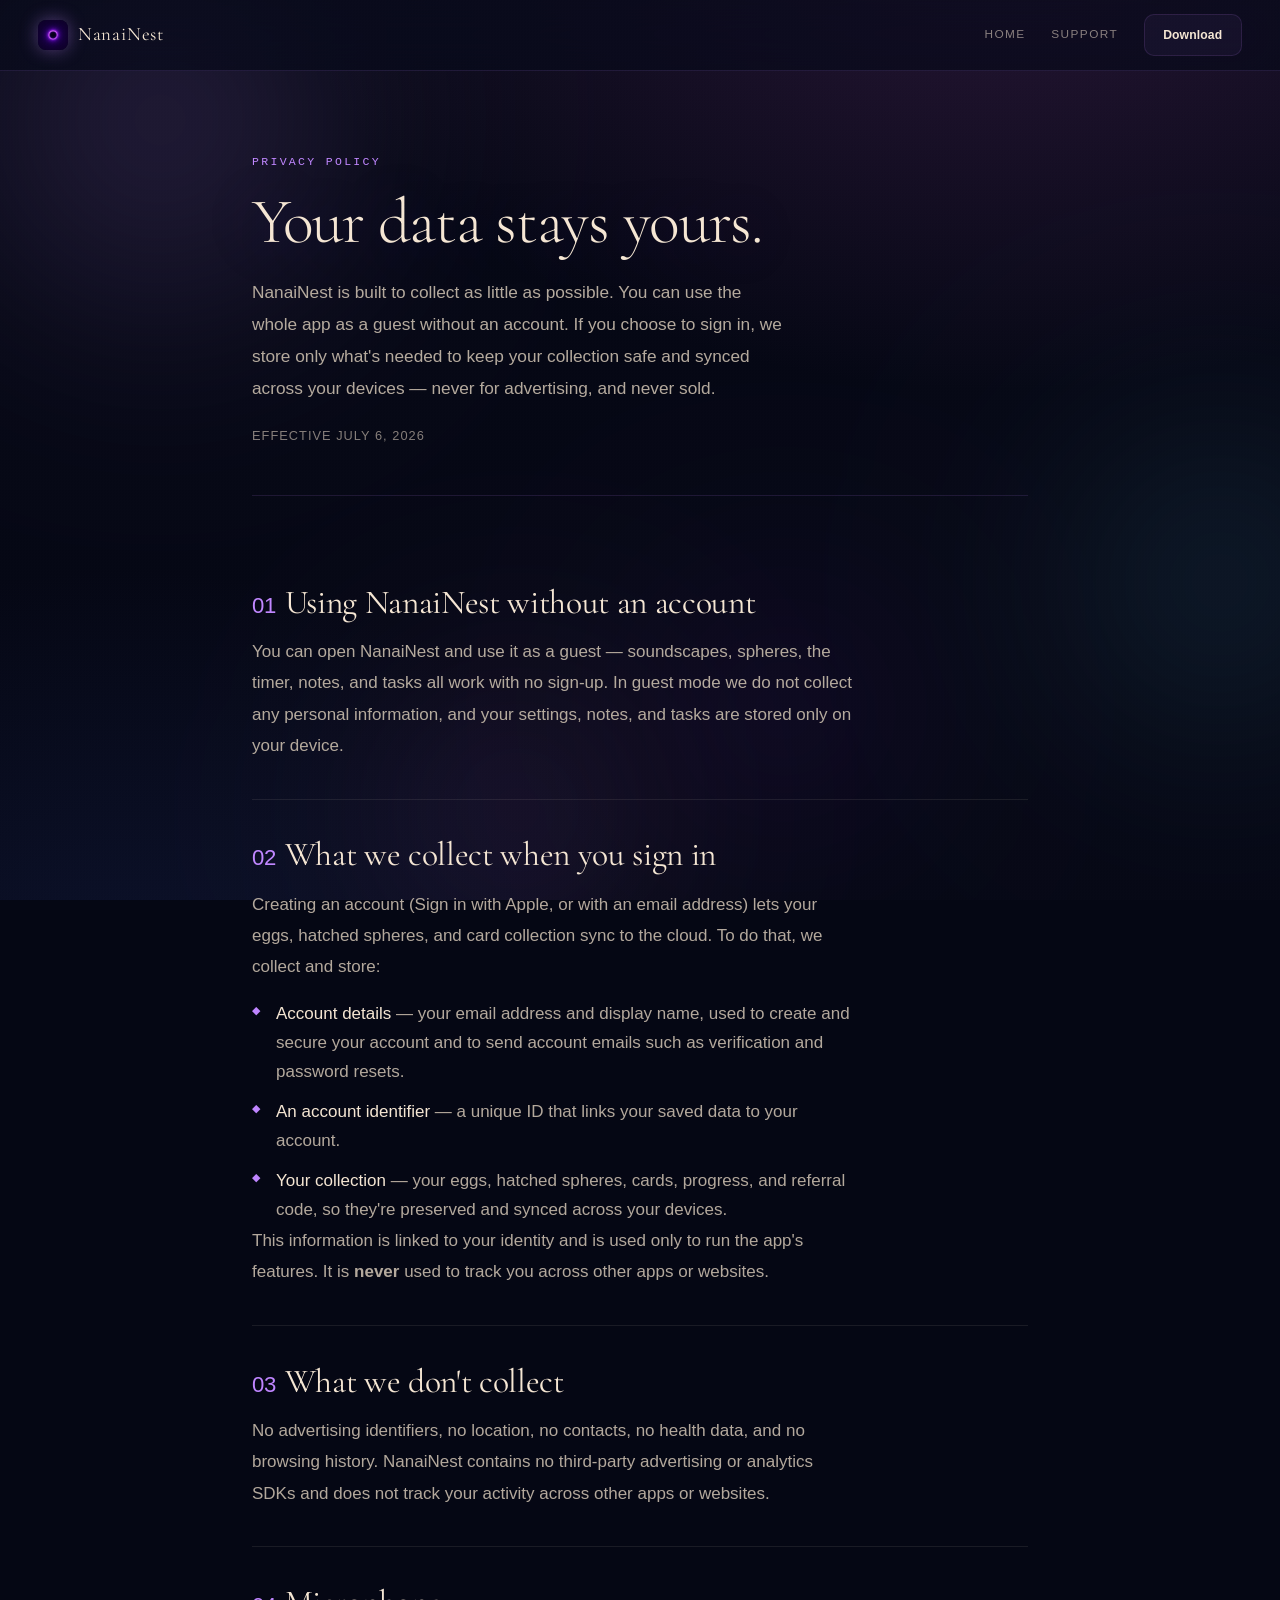
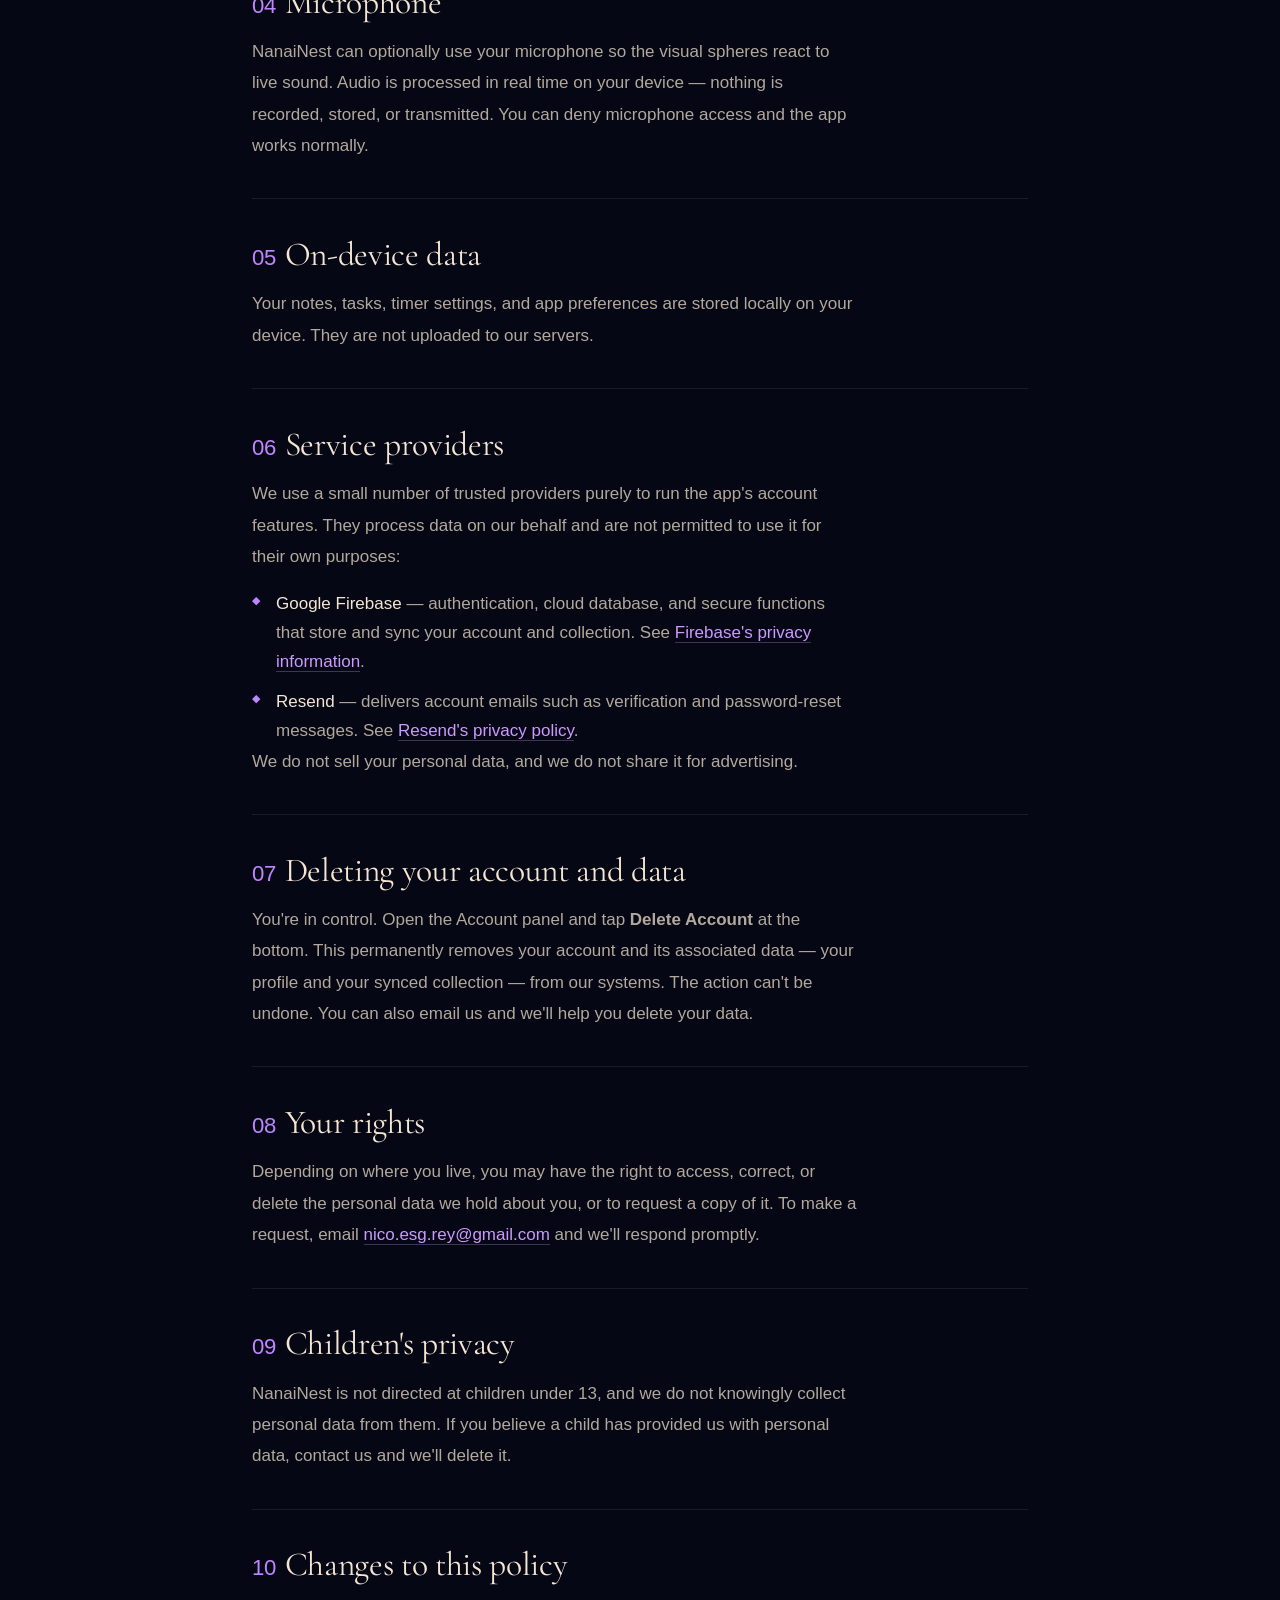
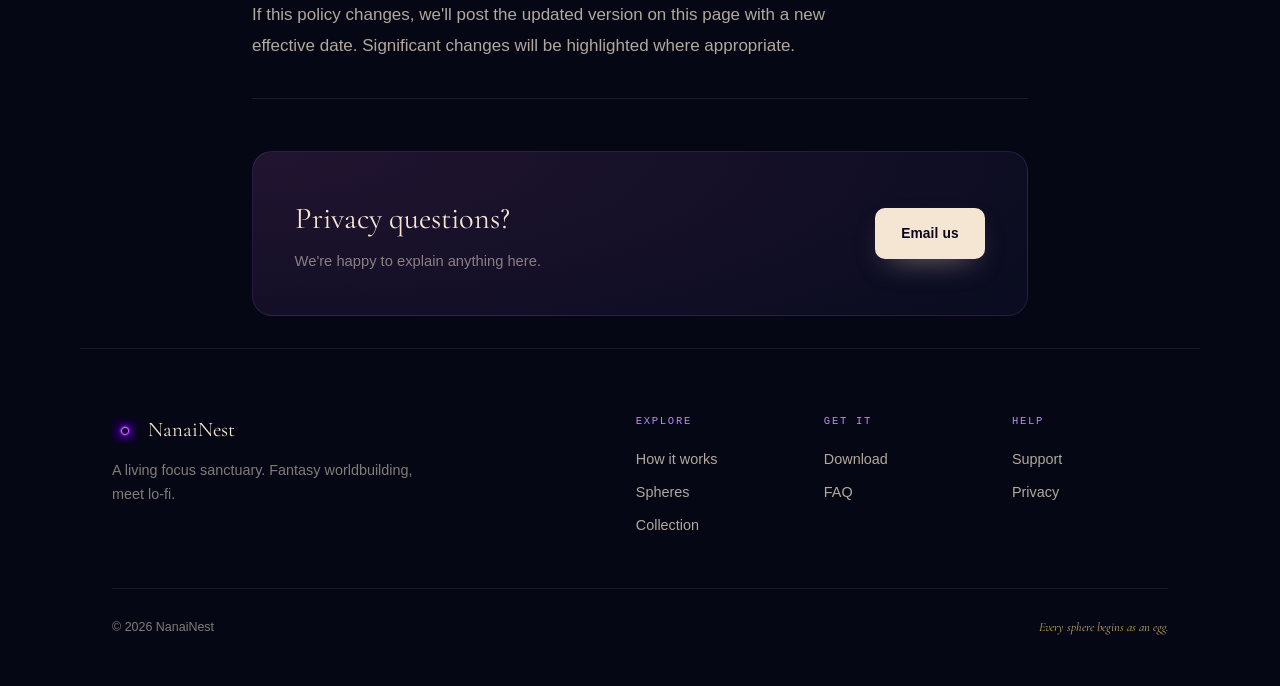
<file: docs/privacy/index.html>
<!doctype html>
<html lang="en">
<head>
  <meta charset="utf-8">
  <meta name="viewport" content="width=device-width, initial-scale=1, viewport-fit=cover">
  <title>NanaiNest — Privacy Policy</title>
  <meta name="description"
    content="Privacy Policy for NanaiNest. What we collect when you create an account, how it's used to sync your collection, and how to delete your data.">
  <meta name="theme-color" content="#050714">

  <link rel="icon" href="../assets/icon.png" type="image/png">
  <link rel="apple-touch-icon" href="../assets/icon.png">

  <link rel="preconnect" href="https://fonts.googleapis.com">
  <link rel="preconnect" href="https://fonts.gstatic.com" crossorigin>
  <link rel="stylesheet"
    href="https://fonts.googleapis.com/css2?family=Cormorant+Garamond:ital,wght@0,300;0,400;0,500;0,600;1,300;1,400&family=Inter:wght@300;400;500;600&display=swap">

  <link rel="stylesheet" href="../home.css?v=10">
  <link rel="stylesheet" href="../pages.css?v=1">
</head>
<body>
  <!-- atmospheric layers (shared with homepage) -->
  <div class="nebula" aria-hidden="true">
    <span class="neb neb-1"></span>
    <span class="neb neb-2"></span>
    <span class="neb neb-3"></span>
    <span class="neb neb-4"></span>
  </div>
  <div class="grain" aria-hidden="true"></div>

  <!-- nav -->
  <header class="subnav">
    <a class="subnav__brand" href="../" aria-label="NanaiNest home">
      <img src="../assets/icon.png" alt="" width="30" height="30">
      <span>NanaiNest</span>
    </a>
    <nav class="subnav__links" aria-label="Primary">
      <a class="subnav__hide" href="../">Home</a>
      <a href="../support/">Support</a>
      <a class="btn btn--ghost" href="https://apps.apple.com/gb/app/nanainest/id6759236405" target="_blank" rel="noopener noreferrer">Download</a>
    </nav>
  </header>

  <main class="doc">
    <header class="doc__hero">
      <p class="eyebrow">Privacy Policy</p>
      <h1 class="doc__title">Your data stays yours.</h1>
      <p class="doc__lede">
        NanaiNest is built to collect as little as possible. You can use the whole
        app as a guest without an account. If you choose to sign in, we store only
        what's needed to keep your collection safe and synced across your devices —
        never for advertising, and never sold.
      </p>
      <p class="doc__meta">Effective July 6, 2026</p>
    </header>

    <section class="doc__block">
      <h2><span class="num">01</span>Using NanaiNest without an account</h2>
      <p>
        You can open NanaiNest and use it as a guest — soundscapes, spheres, the timer,
        notes, and tasks all work with no sign-up. In guest mode we do not collect any
        personal information, and your settings, notes, and tasks are stored only on your device.
      </p>
    </section>

    <section class="doc__block">
      <h2><span class="num">02</span>What we collect when you sign in</h2>
      <p>
        Creating an account (Sign in with Apple, or with an email address) lets your eggs,
        hatched spheres, and card collection sync to the cloud. To do that, we collect and store:
      </p>
      <ul>
        <li><strong>Account details</strong> — your email address and display name, used to create and secure your account and to send account emails such as verification and password resets.</li>
        <li><strong>An account identifier</strong> — a unique ID that links your saved data to your account.</li>
        <li><strong>Your collection</strong> — your eggs, hatched spheres, cards, progress, and referral code, so they're preserved and synced across your devices.</li>
      </ul>
      <p>
        This information is linked to your identity and is used only to run the app's features.
        It is <strong>never</strong> used to track you across other apps or websites.
      </p>
    </section>

    <section class="doc__block">
      <h2><span class="num">03</span>What we don't collect</h2>
      <p>
        No advertising identifiers, no location, no contacts, no health data, and no browsing
        history. NanaiNest contains no third-party advertising or analytics SDKs and does not
        track your activity across other apps or websites.
      </p>
    </section>

    <section class="doc__block">
      <h2><span class="num">04</span>Microphone</h2>
      <p>
        NanaiNest can optionally use your microphone so the visual spheres react to live sound.
        Audio is processed in real time on your device — nothing is recorded, stored, or transmitted.
        You can deny microphone access and the app works normally.
      </p>
    </section>

    <section class="doc__block">
      <h2><span class="num">05</span>On-device data</h2>
      <p>
        Your notes, tasks, timer settings, and app preferences are stored locally on your device.
        They are not uploaded to our servers.
      </p>
    </section>

    <section class="doc__block">
      <h2><span class="num">06</span>Service providers</h2>
      <p>
        We use a small number of trusted providers purely to run the app's account features. They
        process data on our behalf and are not permitted to use it for their own purposes:
      </p>
      <ul>
        <li><strong>Google Firebase</strong> — authentication, cloud database, and secure functions that store and sync your account and collection. See <a href="https://firebase.google.com/support/privacy" target="_blank" rel="noopener noreferrer">Firebase's privacy information</a>.</li>
        <li><strong>Resend</strong> — delivers account emails such as verification and password-reset messages. See <a href="https://resend.com/legal/privacy-policy" target="_blank" rel="noopener noreferrer">Resend's privacy policy</a>.</li>
      </ul>
      <p>We do not sell your personal data, and we do not share it for advertising.</p>
    </section>

    <section class="doc__block">
      <h2><span class="num">07</span>Deleting your account and data</h2>
      <p>
        You're in control. Open the Account panel and tap <strong>Delete Account</strong> at the
        bottom. This permanently removes your account and its associated data — your profile and
        your synced collection — from our systems. The action can't be undone. You can also email
        us and we'll help you delete your data.
      </p>
    </section>

    <section class="doc__block">
      <h2><span class="num">08</span>Your rights</h2>
      <p>
        Depending on where you live, you may have the right to access, correct, or delete the
        personal data we hold about you, or to request a copy of it. To make a request, email
        <a href="mailto:nico.esg.rey@gmail.com">nico.esg.rey@gmail.com</a> and we'll respond promptly.
      </p>
    </section>

    <section class="doc__block">
      <h2><span class="num">09</span>Children's privacy</h2>
      <p>
        NanaiNest is not directed at children under 13, and we do not knowingly collect personal
        data from them. If you believe a child has provided us with personal data, contact us and
        we'll delete it.
      </p>
    </section>

    <section class="doc__block">
      <h2><span class="num">10</span>Changes to this policy</h2>
      <p>
        If this policy changes, we'll post the updated version on this page with a new effective
        date. Significant changes will be highlighted where appropriate.
      </p>
    </section>

    <div class="doc__cta">
      <div>
        <h2>Privacy questions?</h2>
        <p>We're happy to explain anything here.</p>
      </div>
      <a class="btn btn--primary" href="mailto:nico.esg.rey@gmail.com">Email us</a>
    </div>
  </main>

  <!-- footer (shared identity) -->
  <footer class="foot">
    <div class="foot__grid">
      <div class="foot__brandcol">
        <a class="foot__brand" href="../"><img src="../assets/icon.png" alt="" width="26" height="26"><span>NanaiNest</span></a>
        <p class="foot__tag">A living focus sanctuary. Fantasy worldbuilding, meet lo-fi.</p>
      </div>
      <div class="foot__cols">
        <div><h3>Explore</h3><a href="../#origin">How it works</a><a href="../#spheres">Spheres</a><a href="../#collection">Collection</a></div>
        <div><h3>Get it</h3><a href="https://apps.apple.com/gb/app/nanainest/id6759236405" target="_blank" rel="noopener noreferrer">Download</a><a href="../#faq">FAQ</a></div>
        <div><h3>Help</h3><a href="../support/">Support</a><a href="../privacy/">Privacy</a></div>
      </div>
    </div>
    <div class="foot__base">
      <p>&copy; 2026 NanaiNest</p>
      <p class="foot__whisper">Every sphere begins as an egg.</p>
    </div>
  </footer>
</body>
</html>
</file>
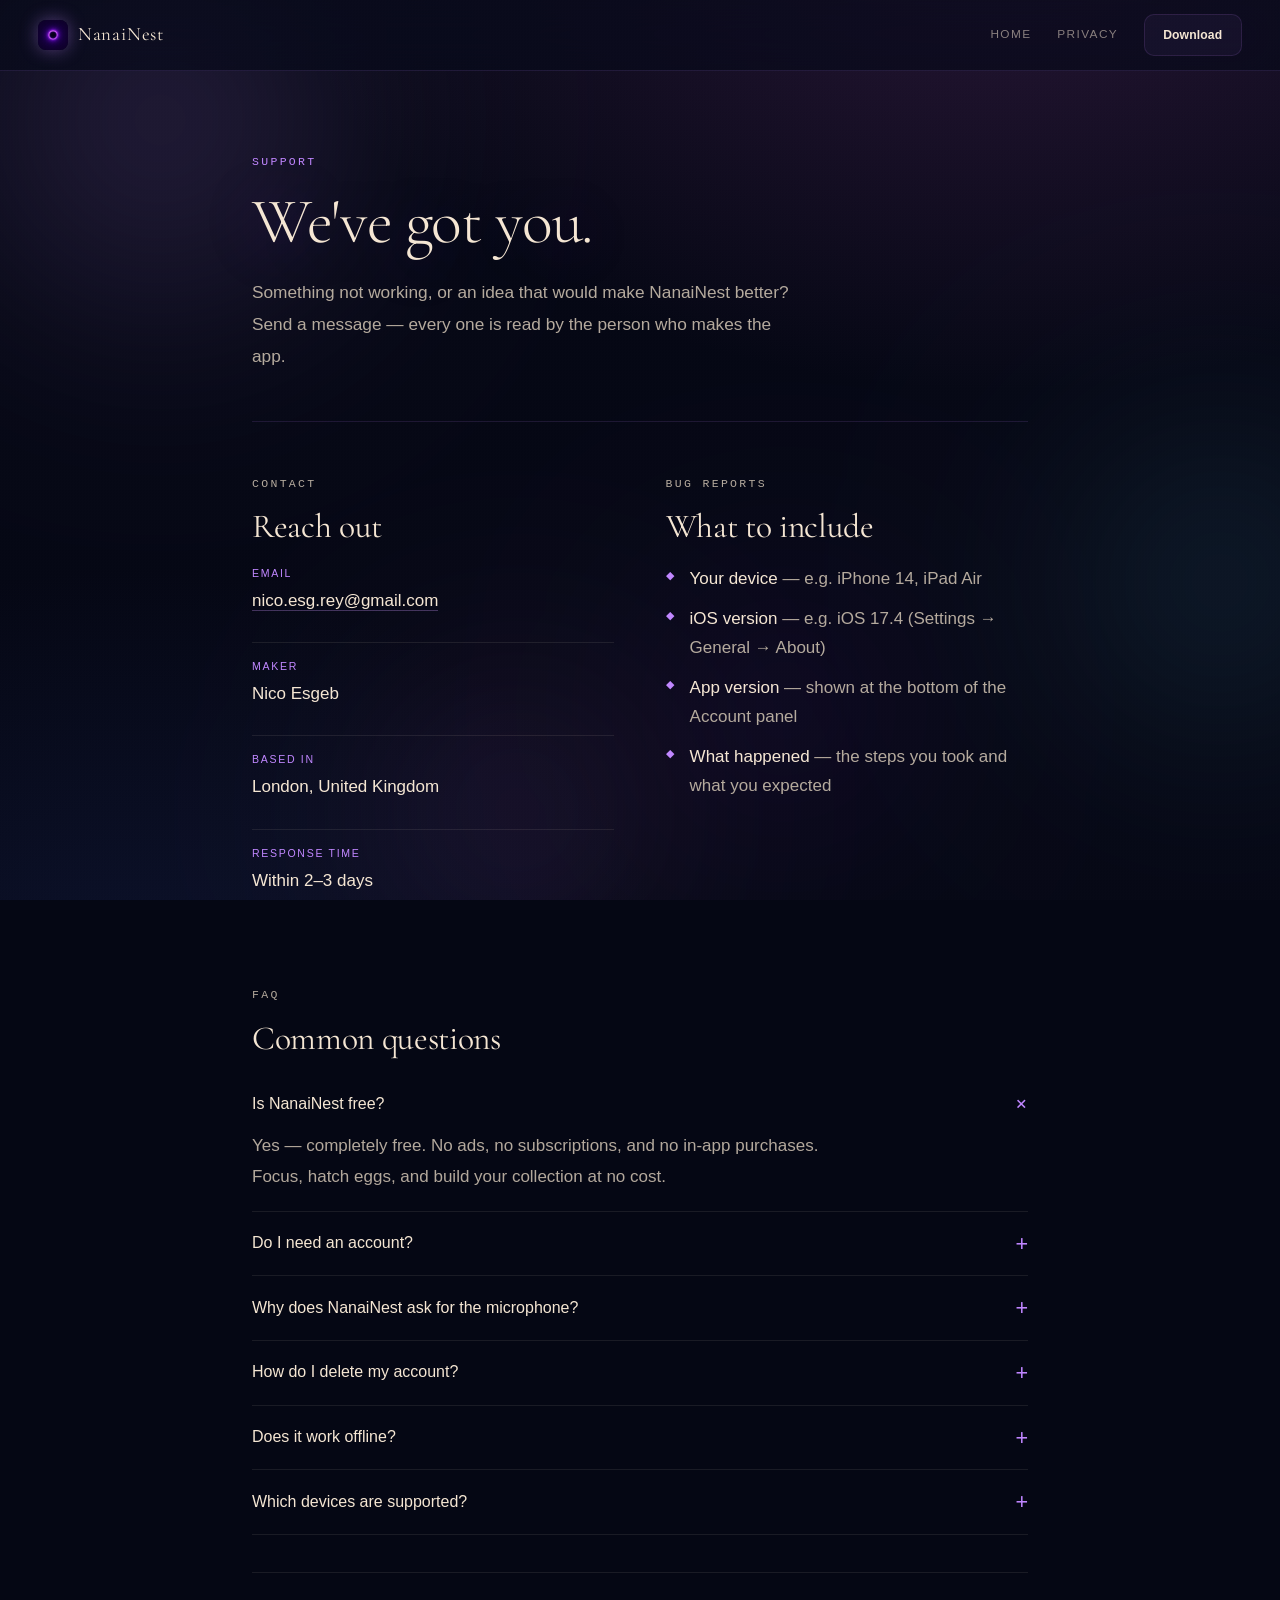
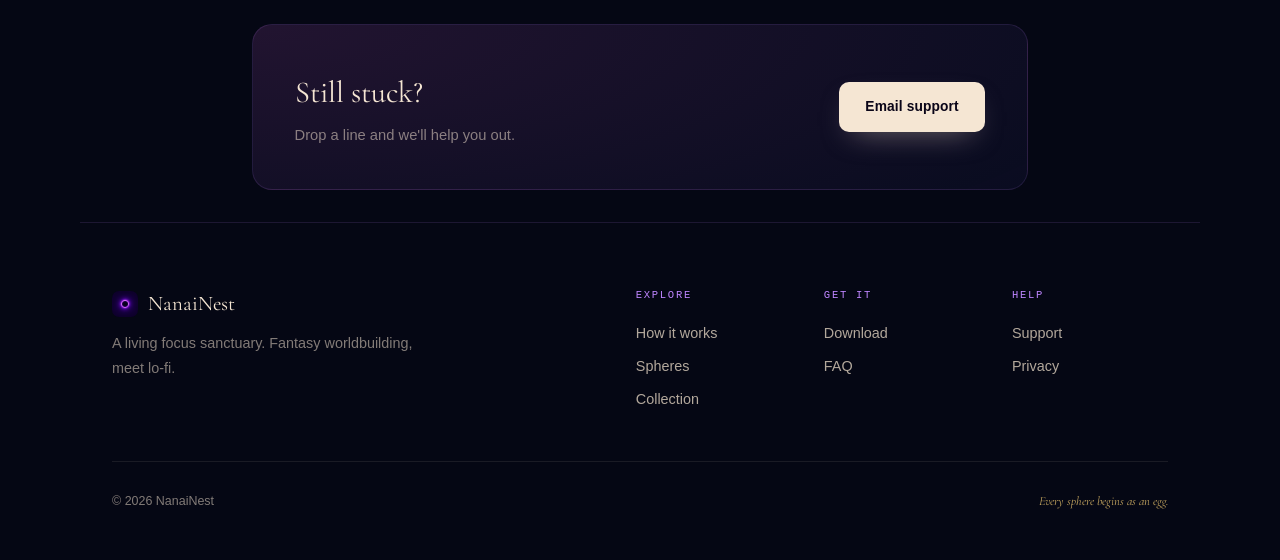
<file: docs/support/index.html>
<!doctype html>
<html lang="en">
<head>
  <meta charset="utf-8">
  <meta name="viewport" content="width=device-width, initial-scale=1, viewport-fit=cover">
  <title>NanaiNest — Support</title>
  <meta name="description"
    content="Get help with NanaiNest. Contact support, report a bug, manage your account, and find answers to common questions.">
  <meta name="theme-color" content="#050714">

  <link rel="icon" href="../assets/icon.png" type="image/png">
  <link rel="apple-touch-icon" href="../assets/icon.png">

  <link rel="preconnect" href="https://fonts.googleapis.com">
  <link rel="preconnect" href="https://fonts.gstatic.com" crossorigin>
  <link rel="stylesheet"
    href="https://fonts.googleapis.com/css2?family=Cormorant+Garamond:ital,wght@0,300;0,400;0,500;0,600;1,300;1,400&family=Inter:wght@300;400;500;600&display=swap">

  <link rel="stylesheet" href="../home.css?v=10">
  <link rel="stylesheet" href="../pages.css?v=1">
</head>
<body>
  <!-- atmospheric layers (shared with homepage) -->
  <div class="nebula" aria-hidden="true">
    <span class="neb neb-1"></span>
    <span class="neb neb-2"></span>
    <span class="neb neb-3"></span>
    <span class="neb neb-4"></span>
  </div>
  <div class="grain" aria-hidden="true"></div>

  <!-- nav -->
  <header class="subnav">
    <a class="subnav__brand" href="../" aria-label="NanaiNest home">
      <img src="../assets/icon.png" alt="" width="30" height="30">
      <span>NanaiNest</span>
    </a>
    <nav class="subnav__links" aria-label="Primary">
      <a class="subnav__hide" href="../">Home</a>
      <a href="../privacy/">Privacy</a>
      <a class="btn btn--ghost" href="https://apps.apple.com/gb/app/nanainest/id6759236405" target="_blank" rel="noopener noreferrer">Download</a>
    </nav>
  </header>

  <main class="doc">
    <header class="doc__hero">
      <p class="eyebrow">Support</p>
      <h1 class="doc__title">We've got you.</h1>
      <p class="doc__lede">
        Something not working, or an idea that would make NanaiNest better?
        Send a message — every one is read by the person who makes the app.
      </p>
    </header>

    <div class="doc__grid">
      <section class="doc__block">
        <p class="eyebrow">Contact</p>
        <h2>Reach out</h2>
        <ul class="dl">
          <li><span class="k">Email</span><span class="v"><a href="mailto:nico.esg.rey@gmail.com">nico.esg.rey@gmail.com</a></span></li>
          <li><span class="k">Maker</span><span class="v">Nico Esgeb</span></li>
          <li><span class="k">Based in</span><span class="v">London, United Kingdom</span></li>
          <li><span class="k">Response time</span><span class="v">Within 2–3 days</span></li>
        </ul>
      </section>

      <section class="doc__block">
        <p class="eyebrow">Bug reports</p>
        <h2>What to include</h2>
        <ul>
          <li><strong>Your device</strong> — e.g. iPhone 14, iPad Air</li>
          <li><strong>iOS version</strong> — e.g. iOS 17.4 (Settings → General → About)</li>
          <li><strong>App version</strong> — shown at the bottom of the Account panel</li>
          <li><strong>What happened</strong> — the steps you took and what you expected</li>
        </ul>
      </section>
    </div>

    <section class="doc__block">
      <p class="eyebrow">FAQ</p>
      <h2>Common questions</h2>
      <div class="faq">
        <details open>
          <summary>Is NanaiNest free?</summary>
          <p>Yes — completely free. No ads, no subscriptions, and no in-app purchases. Focus, hatch eggs, and build your collection at no cost.</p>
        </details>
        <details>
          <summary>Do I need an account?</summary>
          <p>No. You can use NanaiNest as a guest with no sign-up. Creating an account (Sign in with Apple or email) simply saves your eggs, spheres, and card collection to the cloud so they sync across your devices and are never lost.</p>
        </details>
        <details>
          <summary>Why does NanaiNest ask for the microphone?</summary>
          <p>Microphone access is optional. It lets the on-screen spheres react to live sound around you — claps, voice, nearby music. Audio is processed in real time on your device and is never recorded, stored, or sent anywhere. Deny it and the app works normally.</p>
        </details>
        <details>
          <summary>How do I delete my account?</summary>
          <p>Open the Account panel and tap <strong>Delete Account</strong> at the bottom. After a short confirmation, your account and all associated data are permanently removed from our systems. This can't be undone.</p>
        </details>
        <details>
          <summary>Does it work offline?</summary>
          <p>Yes for the essentials — the soundscape, timer, notes, tasks, and your spheres all run offline. Signing in and syncing your collection to the cloud needs an internet connection.</p>
        </details>
        <details>
          <summary>Which devices are supported?</summary>
          <p>NanaiNest runs on iPhone and iPad with iOS 16 or later.</p>
        </details>
      </div>
    </section>

    <div class="doc__cta">
      <div>
        <h2>Still stuck?</h2>
        <p>Drop a line and we'll help you out.</p>
      </div>
      <a class="btn btn--primary" href="mailto:nico.esg.rey@gmail.com">Email support</a>
    </div>
  </main>

  <!-- footer (shared identity) -->
  <footer class="foot">
    <div class="foot__grid">
      <div class="foot__brandcol">
        <a class="foot__brand" href="../"><img src="../assets/icon.png" alt="" width="26" height="26"><span>NanaiNest</span></a>
        <p class="foot__tag">A living focus sanctuary. Fantasy worldbuilding, meet lo-fi.</p>
      </div>
      <div class="foot__cols">
        <div><h3>Explore</h3><a href="../#origin">How it works</a><a href="../#spheres">Spheres</a><a href="../#collection">Collection</a></div>
        <div><h3>Get it</h3><a href="https://apps.apple.com/gb/app/nanainest/id6759236405" target="_blank" rel="noopener noreferrer">Download</a><a href="../#faq">FAQ</a></div>
        <div><h3>Help</h3><a href="../support/">Support</a><a href="../privacy/">Privacy</a></div>
      </div>
    </div>
    <div class="foot__base">
      <p>&copy; 2026 NanaiNest</p>
      <p class="foot__whisper">Every sphere begins as an egg.</p>
    </div>
  </footer>
</body>
</html>
</file>
<file: docs/home.css>
/* ============================================================
   NanaiNest — home.css
   Palette mirrors the app (FantasyTheme.Codex + splash violets).
   Type: Cormorant Garamond (display voice) / Instrument Sans (body)
         / Space Mono (codex meta — numerals, eyebrows, rarity).
   ============================================================ */

:root{
  /* ---- brand palette (unchanged from the app) ---- */
  --bg:#050714;
  --bg2:#0A0E27;
  --panel:#0d1230;
  --text:#F5E6D3;
  --dim:#b3a89c;
  --muted:rgba(245,230,211,.52);
  --violet:#BF85FF;
  --violet-2:#8C1AF2;
  --violet-3:#CC99FF;
  --cyan:#5CD1FA;
  --brass:#C9A961;
  --aubergine:#4C2659;
  --line:rgba(191,133,255,.13);
  --line-soft:rgba(245,230,211,.09);

  /* ---- type ---- */
  --serif:"Cormorant Garamond","Iowan Old Style",Georgia,serif;
  --sans:"Instrument Sans","Helvetica Neue",Arial,sans-serif;
  --mono:"Space Mono",ui-monospace,SFMono-Regular,Menlo,monospace;

  --t-display:clamp(2.7rem,6.4vw,5rem);
  --t-h2:clamp(2rem,4.4vw,3.15rem);
  --t-h3:clamp(1.35rem,2.4vw,1.75rem);
  --t-body:1.0625rem;
  --t-small:.9rem;
  --t-meta:.72rem;

  /* ---- rhythm ---- */
  --maxw:1120px;
  --gutter:clamp(1.2rem,4vw,2rem);
  --sec-y:clamp(5rem,10vw,8rem);

  /* ---- motion (strong curves — the CSS defaults are too weak) ---- */
  --ease-out:cubic-bezier(.23,1,.32,1);
  --ease-in-out:cubic-bezier(.77,0,.175,1);
  --ease-soft:cubic-bezier(.22,.61,.36,1);
}

*,*::before,*::after{box-sizing:border-box;margin:0;padding:0}
/* Native smooth scroll is the fallback if Lenis fails to load — the
   .lenis rules below switch it off once Lenis takes over. */
html{color-scheme:dark;scroll-behavior:smooth;-webkit-text-size-adjust:100%}

/* ── Lenis smooth scroll (see home.js) ── */
html.lenis,
html.lenis body{height:auto}
/* Lenis drives scrollTop itself — native smooth scrolling would fight it */
html.lenis{scroll-behavior:auto!important}
.lenis[data-lenis-prevent]{overscroll-behavior:contain}
.lenis.lenis-stopped{overflow:hidden}

body{
  background:var(--bg);
  color:var(--text);
  font-family:var(--sans);
  font-size:var(--t-body);
  line-height:1.68;
  overflow-x:hidden;
  -webkit-font-smoothing:antialiased;
}
::selection{background:rgba(191,133,255,.3);color:#fff}
a{color:inherit;text-decoration:none}
img,video{display:block;max-width:100%}
section{scroll-margin-top:88px}
:focus-visible{outline:2px solid var(--violet);outline-offset:3px;border-radius:4px}

.skip{position:absolute;left:-9999px;top:0;z-index:1001;padding:.8rem 1.2rem;background:var(--text);color:#0a0518;border-radius:0 0 10px 0;font-weight:600}
.skip:focus{left:0}

::-webkit-scrollbar{width:10px}
::-webkit-scrollbar-track{background:var(--bg)}
::-webkit-scrollbar-thumb{background:var(--aubergine);border-radius:10px;border:2px solid var(--bg)}
::-webkit-scrollbar-thumb:hover{background:var(--violet-2)}

/* ============ atmosphere ============ */
.nebula{position:fixed;inset:0;z-index:-2;pointer-events:none;overflow:hidden;background:
  radial-gradient(1200px 800px at 78% -10%,rgba(76,38,89,.5),transparent 60%),
  radial-gradient(900px 700px at 10% 110%,rgba(20,30,70,.46),transparent 60%),
  var(--bg)}
.neb{position:absolute;border-radius:50%;filter:blur(90px);mix-blend-mode:screen;opacity:.5;animation:drift 26s var(--ease-soft) infinite}
.neb-1{width:560px;height:560px;top:-160px;left:-120px;background:radial-gradient(circle,var(--violet) 0%,transparent 70%);opacity:.2}
.neb-2{width:480px;height:480px;top:38%;right:-180px;background:radial-gradient(circle,var(--cyan) 0%,transparent 70%);opacity:.12;animation-delay:-9s}
.neb-3{width:420px;height:420px;bottom:-120px;left:24%;background:radial-gradient(circle,var(--aubergine) 0%,transparent 70%);opacity:.36;animation-delay:-16s}
.neb-4{width:340px;height:340px;top:60%;left:48%;background:radial-gradient(circle,var(--violet-2) 0%,transparent 70%);opacity:.12;animation-delay:-5s}
@keyframes drift{0%,100%{transform:translate(0,0)}33%{transform:translate(26px,-34px)}66%{transform:translate(-20px,24px)}}

.grain{position:fixed;inset:0;z-index:998;pointer-events:none;opacity:.032;mix-blend-mode:overlay;
  background:repeating-conic-gradient(#F5E6D3 0% 25%,transparent 0% 50%) 0 0/3px 3px}

.scroll-progress{position:fixed;top:0;left:0;right:0;height:2px;z-index:1000;background:transparent}
.scroll-progress i{display:block;height:100%;width:100%;background:var(--violet);box-shadow:0 0 12px rgba(191,133,255,.7);
  transform:scaleX(0);transform-origin:0 50%}

/* ============ nav ============ */
.nav{position:fixed;top:0;left:0;right:0;z-index:900;display:flex;align-items:center;gap:1.5rem;
  padding:1.1rem var(--gutter);border-bottom:1px solid transparent;
  transition:background .4s var(--ease-out),backdrop-filter .4s var(--ease-out),border-color .4s var(--ease-out),padding .4s var(--ease-out)}
.nav--scrolled{background:rgba(8,10,26,.74);backdrop-filter:blur(18px) saturate(1.2);border-bottom-color:var(--line);padding-top:.7rem;padding-bottom:.7rem}
.nav__brand{display:flex;align-items:center;gap:.6rem;font-family:var(--serif);font-size:1.2rem;letter-spacing:.04em}
.nav__brand img{border-radius:8px;box-shadow:0 0 18px rgba(191,133,255,.4)}
.nav__links{display:flex;gap:1.8rem;margin-left:auto}
.nav__links a{font-family:var(--mono);font-size:.7rem;letter-spacing:.14em;text-transform:uppercase;color:var(--muted);position:relative;transition:color .25s var(--ease-out)}
.nav__links a::after{content:"";position:absolute;left:0;bottom:-6px;width:100%;height:1px;background:var(--violet);
  transform:scaleX(0);transform-origin:0 50%;transition:transform .3s var(--ease-out)}
.nav__links a.active{color:var(--text)}
.nav__links a.active::after{transform:scaleX(1)}
.nav__cta{margin-left:.3rem}
.nav__toggle{display:none;width:42px;height:42px;background:none;border:0;cursor:pointer;flex-direction:column;gap:5px;align-items:center;justify-content:center;margin-left:auto}
.nav__toggle span{width:22px;height:1.6px;background:var(--text);transition:transform .3s var(--ease-out),opacity .2s var(--ease-out)}
.nav__toggle[aria-expanded="true"] span:nth-child(1){transform:translateY(6.6px) rotate(45deg)}
.nav__toggle[aria-expanded="true"] span:nth-child(2){opacity:0}
.nav__toggle[aria-expanded="true"] span:nth-child(3){transform:translateY(-6.6px) rotate(-45deg)}

.menu{position:fixed;inset:0;z-index:899;background:rgba(6,8,20,.97);backdrop-filter:blur(20px);
  display:flex;flex-direction:column;align-items:center;justify-content:center;gap:1.3rem;
  opacity:0;visibility:hidden;transition:opacity .3s var(--ease-out),visibility .3s}
.menu.open{opacity:1;visibility:visible}
.menu a{font-family:var(--serif);font-size:1.9rem;color:var(--dim);transition:color .2s var(--ease-out)}
.menu__cta{font-family:var(--sans)!important;font-size:.9rem!important;letter-spacing:.04em;color:#0a0518!important;
  margin-top:1rem;padding:.85rem 1.7rem;background:var(--text);border-radius:10px;font-weight:600}

/* ============ buttons ============ */
.btn{display:inline-flex;align-items:center;justify-content:center;gap:.5rem;padding:.8rem 1.6rem;border-radius:10px;
  font-size:.86rem;font-weight:600;letter-spacing:.01em;cursor:pointer;white-space:nowrap;border:1px solid transparent;
  transition:transform .16s var(--ease-out),background-color .25s var(--ease-out),border-color .25s var(--ease-out),box-shadow .25s var(--ease-out)}
.btn--lg{padding:1rem 2rem;font-size:.94rem;border-radius:12px}
/* parchment primary — deliberately not a purple gradient */
.btn--primary{background:var(--text);color:#0a0518;box-shadow:0 12px 30px -14px rgba(245,230,211,.5)}
.btn--ghost{border-color:var(--line);color:var(--text);background:rgba(191,133,255,.05)}
.btn:active{transform:scale(.97)}
@media (hover:hover) and (pointer:fine){
  .btn--primary:hover{background:#fff;box-shadow:0 16px 40px -14px rgba(245,230,211,.62)}
  .btn--ghost:hover{border-color:rgba(191,133,255,.45);background:rgba(191,133,255,.11)}
  .nav__links a:hover{color:var(--text)}
  .nav__links a:hover::after{transform:scaleX(1)}
  .menu a:hover{color:var(--text)}
}

/* ============ section primitives ============ */
.section{position:relative;max-width:var(--maxw);margin:0 auto;padding:var(--sec-y) var(--gutter)}
.eyebrow{font-family:var(--mono);font-size:var(--t-meta);letter-spacing:.2em;text-transform:uppercase;color:var(--violet);margin-bottom:1.1rem}
.eyebrow--center{text-align:center}
.section__head{max-width:60ch;margin-bottom:clamp(2.4rem,5vw,3.6rem)}
.section__head--wide{max-width:70ch}
.section__title{font-family:var(--serif);font-weight:400;font-size:var(--t-h2);line-height:1.06;letter-spacing:-.015em;text-wrap:pretty}
.section__lede{margin-top:1.2rem;color:var(--dim);max-width:56ch;text-wrap:pretty}

.pill{display:inline-flex;align-items:center;gap:.55rem;padding:.36rem .85rem .36rem .7rem;border-radius:999px;
  border:1px solid rgba(201,169,97,.34);background:rgba(201,169,97,.09);color:var(--brass);
  font-family:var(--mono);font-size:.68rem;letter-spacing:.12em;text-transform:uppercase}
.pill__dot{width:6px;height:6px;border-radius:50%;background:var(--brass);box-shadow:0 0 8px var(--brass);animation:blip 2.6s var(--ease-soft) infinite}
@keyframes blip{0%,100%{opacity:.45}50%{opacity:1}}

/* ============ reveal ============ */
.reveal{opacity:0;transform:translateY(20px);transition:opacity .55s var(--ease-out),transform .55s var(--ease-out)}
.reveal.in{opacity:1;transform:none}

/* ============ HERO ============ */
.hero{position:relative;min-height:100svh;display:flex;align-items:center;padding:8rem var(--gutter) 4rem;overflow:hidden}
.hero__veil{position:absolute;inset:0;z-index:1;pointer-events:none;
  background:radial-gradient(72% 60% at 68% 44%,transparent 0%,rgba(5,7,20,.18) 66%,rgba(5,7,20,.6) 100%)}
.hero__inner{position:relative;z-index:2;width:100%;max-width:var(--maxw);margin:0 auto;
  display:grid;grid-template-columns:minmax(0,1.08fr) minmax(0,.92fr);gap:clamp(2rem,6vw,4.5rem);align-items:center}
.hero__copy>*{animation:heroIn .8s var(--ease-out) both}
.hero__copy>*:nth-child(2){animation-delay:60ms}
.hero__copy>*:nth-child(3){animation-delay:120ms}
.hero__copy>*:nth-child(4){animation-delay:180ms}
.hero__copy>*:nth-child(5){animation-delay:240ms}
@keyframes heroIn{from{opacity:0;transform:translateY(18px)}to{opacity:1;transform:none}}
.hero__title{font-family:var(--serif);font-weight:300;font-size:var(--t-display);line-height:1.02;letter-spacing:-.02em;
  margin-top:1.4rem;text-shadow:0 4px 60px rgba(140,26,242,.4)}
.hero__lede{max-width:46ch;margin-top:1.5rem;color:var(--dim);text-wrap:pretty}
.hero__cta{display:flex;gap:.8rem;flex-wrap:wrap;margin-top:2.2rem}
.hero__meta{display:flex;align-items:center;gap:1.4rem;margin-top:2rem;list-style:none;flex-wrap:wrap;
  font-family:var(--mono);font-size:var(--t-meta);letter-spacing:.1em;text-transform:uppercase;color:var(--muted)}
.hero__meta li{position:relative}
.hero__meta li+li::before{content:"";position:absolute;left:-.75rem;top:50%;width:3px;height:3px;border-radius:50%;background:var(--violet);opacity:.65;transform:translateY(-50%)}

.hero__stage{position:relative;display:flex;flex-direction:column;align-items:center;gap:1.8rem;
  animation:heroIn 1s var(--ease-out) both;animation-delay:140ms}
.hero__stage::before{content:"";position:absolute;width:88%;height:70%;left:50%;top:44%;transform:translate(-50%,-50%);
  background:radial-gradient(closest-side,rgba(140,26,242,.4),rgba(92,209,250,.1) 55%,transparent 78%);filter:blur(50px);z-index:-1}

/* the loop in miniature, right where the promise is made:
   an egg becomes an animation becomes a card you keep */
/* Frame widths come from flex-grow, not from each video's own aspect ratio —
   three different native aspects (portrait egg, near-square energy/card) would
   otherwise fight flexbox's default shrink math on narrow screens and get
   cropped unevenly. Uniform square frames stay correct at every width. */
.forge{display:flex;align-items:flex-end;justify-content:center;gap:clamp(.5rem,1.6vw,1rem);
  width:100%;max-width:520px}
.forge__step{display:flex;flex-direction:column;align-items:center;gap:.75rem;flex:1 1 0;min-width:0}
.forge__step--egg{flex-grow:.82}
.forge__step--card{flex-grow:1.18}
.forge__frame{width:100%;aspect-ratio:1;border-radius:16px;overflow:hidden;border:1px solid var(--line);background:#06081a;
  box-shadow:0 20px 50px -24px rgba(140,26,242,.6);transition:transform .4s var(--ease-out),box-shadow .4s var(--ease-out)}
.forge__frame video{display:block;width:100%;height:100%;object-fit:cover}
.forge__step--card .forge__frame{border-color:rgba(201,169,97,.42);box-shadow:0 26px 64px -22px rgba(140,26,242,.9)}
.forge__label{font-family:var(--mono);font-size:.64rem;letter-spacing:.16em;text-transform:uppercase;color:var(--muted)}
.forge__step--card .forge__label{color:var(--brass)}
.forge__arrow{align-self:center;color:var(--violet);opacity:.6;font-size:1.2rem}
@media (hover:hover) and (pointer:fine){
  .forge__step:hover .forge__frame{transform:translateY(-4px)}
}

.hero__forge-caption{font-family:var(--serif);font-style:italic;font-weight:400;
  font-size:clamp(1.02rem,2vw,1.22rem);color:var(--muted);text-align:center;max-width:34ch}

/* ============ THE LOOP ============ */
.loop__shell{display:grid;grid-template-columns:minmax(0,.78fr) minmax(0,1fr);gap:clamp(1.8rem,5vw,3.5rem);align-items:center}
.loop__screen{position:relative;aspect-ratio:9/16;max-height:min(56vh,500px);margin:0 auto;width:auto;
  border-radius:26px;overflow:hidden;background:#05060f;border:1px solid var(--line);
  box-shadow:0 40px 100px -34px rgba(140,26,242,.55),inset 0 0 0 1px rgba(255,255,255,.05)}
.loop__stage{position:relative}
.loop__stage::before{content:"";position:absolute;width:70%;height:56%;left:50%;top:50%;transform:translate(-50%,-50%);
  background:radial-gradient(closest-side,rgba(140,26,242,.45),rgba(92,209,250,.1) 55%,transparent 78%);filter:blur(50px);z-index:-1}
.loop__video{position:absolute;inset:0;width:100%;height:100%;object-fit:cover;
  opacity:0;transform:scale(1.02);filter:blur(6px);
  transition:opacity .45s var(--ease-out),transform .45s var(--ease-out),filter .45s var(--ease-out)}
.loop__video.is-active{opacity:1;transform:none;filter:none}

.loop__side{display:flex;flex-direction:column;gap:2.2rem}
.loop__copy{min-height:11.5rem}
.loop__num{font-family:var(--mono);font-size:.8rem;letter-spacing:.14em;color:var(--muted)}
.loop__num span{color:var(--violet);font-size:1.5rem}
.loop__num i{margin:0 .35rem;font-style:normal;opacity:.5}
.loop__copy h3{font-family:var(--serif);font-weight:400;font-size:var(--t-h3);letter-spacing:-.01em;margin:.5rem 0 .7rem}
.loop__copy p{color:var(--dim);max-width:42ch;text-wrap:pretty}

.loop__rail{list-style:none;display:flex;flex-direction:column;gap:.2rem}
.lstep{width:100%;display:grid;grid-template-columns:1fr;gap:.6rem;padding:.85rem 0 .1rem;background:none;border:0;cursor:pointer;text-align:left;color:inherit}
.lstep__bar{display:block;height:2px;border-radius:2px;background:rgba(245,230,211,.14);overflow:hidden}
.lstep__bar i{display:block;height:100%;width:100%;background:var(--violet);box-shadow:0 0 10px rgba(191,133,255,.6);
  transform:scaleX(0);transform-origin:0 50%}
.lstep__label{display:flex;align-items:baseline;gap:.7rem;font-family:var(--mono);font-size:.76rem;letter-spacing:.1em;text-transform:uppercase;
  color:rgba(245,230,211,.6);transition:color .25s var(--ease-out)}
.lstep__label b{color:var(--violet);opacity:.7;font-weight:400;transition:opacity .25s var(--ease-out)}
.lstep.is-active .lstep__label{color:var(--text)}
.lstep.is-active .lstep__label b{opacity:1}
.lstep.is-done .lstep__bar i{transform:scaleX(1);opacity:.28}
@media (hover:hover) and (pointer:fine){
  .lstep:hover .lstep__label{color:var(--text)}
}

/* ============ SPHERES ============ */
.spheres{overflow:hidden}
.spheres>*{position:relative;z-index:1}
/* must come after `.spheres > *` — equal specificity, so source order decides.
   If it loses, the canvas goes position:relative and takes real layout space. */
.spheres>.aether-web{position:absolute;inset:0;width:100%;height:100%;z-index:0;opacity:.45;pointer-events:none}
.spheres__grid{display:grid;grid-template-columns:repeat(3,1fr);gap:1.2rem}
.orb{border:1px solid var(--line);border-radius:16px;background:rgba(13,18,48,.6);backdrop-filter:blur(6px);overflow:hidden;
  transition:transform .4s var(--ease-out),border-color .4s var(--ease-out),box-shadow .4s var(--ease-out)}
.orb__viz{height:170px;position:relative;background:#06081a;overflow:hidden}
.orb__video{position:absolute;inset:0;width:100%;height:100%;object-fit:cover}
.orb__tag{display:flex;align-items:center;justify-content:space-between;gap:.8rem;padding:.9rem 1.15rem;border-top:1px solid var(--line-soft)}
.orb__tag span{font-family:var(--serif);font-size:1.18rem}
.rar{font-family:var(--mono);font-size:.6rem;letter-spacing:.12em;text-transform:uppercase;font-weight:400;
  padding:.24rem .55rem;border-radius:999px;border:1px solid currentColor;white-space:nowrap}
.rar--common{color:#8fa3b8}
.rar--uncommon{color:#6fe0a8}
.rar--rare{color:var(--cyan)}
.rar--legendary{color:var(--brass)}
@media (hover:hover) and (pointer:fine){
  .orb:hover{transform:translateY(-5px);border-color:rgba(191,133,255,.4);box-shadow:0 24px 60px -30px rgba(140,26,242,.8)}
}

/* rarity ladder */
.ladder{margin-top:clamp(2.6rem,6vw,4rem);padding-top:clamp(2rem,4vw,2.8rem);border-top:1px solid var(--line-soft);text-align:center}
.ladder__lead{color:var(--dim);max-width:52ch;margin:0 auto;text-wrap:pretty}
.ladder__scale{list-style:none;display:flex;align-items:stretch;justify-content:center;gap:.5rem;margin:1.8rem auto 0;max-width:640px}
.rung{flex:1 1 0;display:flex;align-items:center;justify-content:center;padding:.75rem .5rem;border-radius:10px;
  border:1px solid currentColor;background:rgba(255,255,255,.02);
  font-family:var(--mono);font-size:.66rem;letter-spacing:.1em;text-transform:uppercase}
.rung span{color:var(--text);opacity:.9}
.rung--common{color:rgba(143,163,184,.5)}
.rung--uncommon{color:rgba(111,224,168,.55)}
.rung--rare{color:rgba(92,209,250,.6)}
.rung--legendary{color:rgba(201,169,97,.75);box-shadow:0 0 26px -8px rgba(201,169,97,.6)}
.ladder__foot{margin-top:1.6rem;font-family:var(--serif);font-style:italic;font-size:1.05rem;color:var(--muted)}

/* ============ COLLECTION ============ */
.collection__grid{display:grid;grid-template-columns:minmax(0,1fr) minmax(0,.78fr);gap:clamp(2rem,6vw,4.5rem);align-items:center}
.ticks{list-style:none;display:flex;flex-direction:column;gap:.7rem;margin-top:1.8rem}
.ticks li{position:relative;padding-left:1.5rem;color:var(--dim);font-size:var(--t-small)}
.ticks li::before{content:"";position:absolute;left:0;top:.62em;width:6px;height:6px;border-radius:50%;background:var(--violet);opacity:.75}
.collection__hint{margin-top:2rem;font-family:var(--mono);font-size:.68rem;letter-spacing:.12em;text-transform:uppercase;color:var(--brass)}
.collection__card{display:flex;justify-content:center;perspective:1700px;position:relative}
.collection__card::before{content:"";position:absolute;width:80%;height:64%;left:50%;top:50%;transform:translate(-50%,-50%);
  background:radial-gradient(closest-side,rgba(140,26,242,.4),rgba(92,209,250,.1) 55%,transparent 78%);filter:blur(46px);z-index:-1}
.collection__card .pcard{width:clamp(210px,26vw,300px)}

/* energy → card pairs */
.pairs{margin-top:clamp(2.8rem,6vw,4.2rem);padding-top:clamp(1.8rem,4vw,2.6rem);border-top:1px solid var(--line-soft);
  display:flex;flex-direction:column;gap:1.1rem}
.pairs__head{display:grid;grid-template-columns:minmax(0,1fr) 2.4rem minmax(0,1fr);gap:1.1rem;margin-bottom:.2rem}
.pairs__head p{font-family:var(--mono);font-size:.66rem;letter-spacing:.13em;text-transform:uppercase;color:var(--muted)}
.pair{display:grid;grid-template-columns:minmax(0,1fr) 2.4rem minmax(0,1fr);gap:1.1rem;align-items:center}
.pair__cell{position:relative;margin:0;border:1px solid var(--line);border-radius:16px;overflow:hidden;background:#06081a;
  transition:transform .4s var(--ease-out),border-color .4s var(--ease-out),box-shadow .4s var(--ease-out)}
.pair__cell video{display:block;width:100%;aspect-ratio:16/11;object-fit:cover}
/* captions are redundant with the column headers until the pair stacks */
.pair__cell figcaption{display:none;position:absolute;left:0;right:0;bottom:0;padding:.65rem .9rem;
  font-family:var(--mono);font-size:.62rem;letter-spacing:.1em;text-transform:uppercase;color:var(--muted);
  background:linear-gradient(180deg,rgba(6,8,26,0),rgba(6,8,26,.88))}
.pair__arrow{justify-self:center;color:var(--violet);opacity:.6;font-size:1.3rem}
@media (hover:hover) and (pointer:fine){
  .pair__cell:hover{transform:translateY(-4px);border-color:rgba(191,133,255,.4);box-shadow:0 24px 60px -30px rgba(140,26,242,.8)}
}
@media (max-width:760px){
  .pairs__head{display:none}
  .pair{grid-template-columns:minmax(0,1fr);gap:.6rem}
  .pair__cell figcaption{display:block}
  .pair__arrow{justify-self:center;transform:rotate(90deg)}
}

/* ============ SOUND / MIXER ============ */
.mix{display:grid;grid-template-columns:minmax(0,1.05fr) minmax(0,.95fr);gap:clamp(1.8rem,5vw,3.5rem);align-items:center}
.mix__panel{border:1px solid var(--line);border-radius:20px;padding:clamp(1.4rem,3vw,2rem);background:rgba(13,18,48,.62);backdrop-filter:blur(8px)}
.mix__title{font-family:var(--mono);font-size:.7rem;letter-spacing:.16em;text-transform:uppercase;color:var(--muted);margin-bottom:1.5rem;
  display:flex;align-items:center;gap:.6rem}
.mix__title span{color:var(--brass);border:1px solid rgba(201,169,97,.34);border-radius:999px;padding:.14rem .5rem;font-size:.58rem}
.mix__rows{display:flex;flex-direction:column;gap:1.15rem}
.mix__row{display:grid;grid-template-columns:4.6rem 1fr 2.2rem;align-items:center;gap:1rem}
.mix__row label{font-family:var(--mono);font-size:.7rem;letter-spacing:.08em;text-transform:uppercase;color:var(--dim)}
.mix__row output{font-family:var(--mono);font-size:.72rem;color:var(--muted);text-align:right;font-variant-numeric:tabular-nums}

.mix__range{-webkit-appearance:none;appearance:none;width:100%;height:22px;background:transparent;cursor:pointer}
.mix__range::-webkit-slider-runnable-track{height:6px;border-radius:6px;
  background:linear-gradient(90deg,var(--violet) 0 var(--v,50%),rgba(255,255,255,.07) var(--v,50%) 100%)}
.mix__range::-moz-range-track{height:6px;border-radius:6px;
  background:linear-gradient(90deg,var(--violet) 0 var(--v,50%),rgba(255,255,255,.07) var(--v,50%) 100%)}
.mix__range::-webkit-slider-thumb{-webkit-appearance:none;appearance:none;width:16px;height:16px;border-radius:50%;
  background:var(--text);border:0;margin-top:-5px;box-shadow:0 0 0 1px rgba(0,0,0,.4),0 2px 8px rgba(0,0,0,.5);
  transition:transform .16s var(--ease-out)}
.mix__range::-moz-range-thumb{width:16px;height:16px;border-radius:50%;background:var(--text);border:0;
  box-shadow:0 0 0 1px rgba(0,0,0,.4),0 2px 8px rgba(0,0,0,.5)}
.mix__range:active::-webkit-slider-thumb{transform:scale(1.15)}
.mix__note{margin-top:1.5rem;padding-top:1.1rem;border-top:1px solid var(--line-soft);font-size:.82rem;color:var(--muted)}

.mix__orb{display:flex;flex-direction:column;align-items:center;gap:1rem;position:relative}
.mix__orb-viz{position:relative;width:min(300px,72vw);aspect-ratio:1;border-radius:50%;overflow:hidden;
  border:1px solid var(--line);background:#06081a;
  box-shadow:0 30px 80px -30px rgba(140,26,242,var(--glow,.5))}
.mix__orb-viz video{width:100%;height:100%;object-fit:cover;
  transform:scale(var(--level,1));filter:brightness(var(--bright,1)) saturate(var(--sat,1));
  transition:transform .4s var(--ease-out),filter .4s var(--ease-out)}
.mix__orb figcaption{font-family:var(--mono);font-size:.66rem;letter-spacing:.12em;text-transform:uppercase;color:var(--muted)}

/* ============ WHAT'S INSIDE ============ */
.inside__groups{display:grid;grid-template-columns:repeat(2,minmax(0,1fr));gap:clamp(2rem,5vw,3.5rem)}
.grp__name{font-family:var(--mono);font-size:.7rem;letter-spacing:.2em;text-transform:uppercase;color:var(--violet);
  padding-bottom:.9rem;border-bottom:1px solid var(--line);margin-bottom:1.4rem;font-weight:400}
.grp__list{display:flex;flex-direction:column;gap:1.1rem}
.grp__list dt{font-family:var(--serif);font-size:1.22rem;font-weight:500;line-height:1.3}
.grp__list dd{color:var(--muted);font-size:var(--t-small);margin-top:.15rem;text-wrap:pretty}

/* ============ FAQ ============ */
.faq__list{max-width:760px;border-top:1px solid var(--line-soft)}
.qa{border-bottom:1px solid var(--line-soft)}
.qa summary{list-style:none;cursor:pointer;padding:1.3rem 2.5rem 1.3rem 0;position:relative;
  font-family:var(--serif);font-size:1.3rem;font-weight:500;color:var(--text);transition:color .2s var(--ease-out)}
.qa summary::-webkit-details-marker{display:none}
.qa summary::after{content:"";position:absolute;right:.4rem;top:calc(1.3rem + .62em);width:10px;height:10px;
  border-right:1.5px solid var(--violet);border-bottom:1.5px solid var(--violet);
  transform:translateY(-50%) rotate(45deg);transition:transform .25s var(--ease-out)}
.qa[open] summary::after{transform:translateY(-25%) rotate(-135deg)}
.qa__body{padding:0 2.5rem 1.5rem 0}
.qa__body p{color:var(--dim);font-size:var(--t-small);max-width:60ch;text-wrap:pretty}
@media (hover:hover) and (pointer:fine){.qa summary:hover{color:var(--violet-3)}}

/* ============ FINAL CTA ============ */
.get{max-width:var(--maxw);margin:0 auto;padding:var(--sec-y) var(--gutter)}
.get__inner{text-align:center;border:1px solid var(--line);border-radius:28px;padding:clamp(3rem,8vw,5.5rem) var(--gutter);
  position:relative;overflow:hidden;background:radial-gradient(120% 140% at 50% 0,rgba(76,38,89,.44),rgba(10,14,39,.36))}
.get__inner h2{font-family:var(--serif);font-weight:300;font-size:clamp(2.3rem,5.6vw,3.8rem);line-height:1.03;letter-spacing:-.02em}
.get__lede{max-width:48ch;margin:1.4rem auto 0;color:var(--dim);text-wrap:pretty}
.get__cta{display:flex;gap:.8rem;justify-content:center;flex-wrap:wrap;margin-top:2.4rem}

/* ============ FOOTER ============ */
.foot{max-width:var(--maxw);margin:0 auto;padding:4rem var(--gutter) 3rem;border-top:1px solid var(--line)}
.foot__grid{display:grid;grid-template-columns:minmax(0,1fr) minmax(0,1.1fr);gap:2.5rem;margin-bottom:2.6rem}
.foot__brand{display:flex;align-items:center;gap:.6rem;font-family:var(--serif);font-size:1.3rem}
.foot__brand img{border-radius:7px}
.foot__tag{color:var(--muted);margin-top:.6rem;font-size:var(--t-small);max-width:38ch}
.foot__cols{display:grid;grid-template-columns:repeat(3,1fr);gap:2rem}
.foot__cols h3{font-family:var(--mono);font-size:.66rem;letter-spacing:.16em;text-transform:uppercase;color:var(--violet);margin-bottom:1rem;font-weight:400}
.foot__cols a{display:block;color:var(--dim);font-size:var(--t-small);margin-bottom:.55rem;transition:color .2s var(--ease-out)}
.foot__base{display:flex;justify-content:space-between;align-items:center;padding-top:1.8rem;border-top:1px solid var(--line-soft);flex-wrap:wrap;gap:.8rem}
.foot__base p{font-size:.78rem;color:var(--muted)}
.foot__whisper{font-family:var(--serif);font-style:italic;color:var(--brass)!important}
@media (hover:hover) and (pointer:fine){.foot__cols a:hover{color:var(--text)}}

/* ============ RESPONSIVE ============ */
@media (max-width:960px){
  .nav__links,.nav__cta{display:none}
  .nav__toggle{display:flex}
  .hero{min-height:auto;padding-top:7rem}
  .hero__inner{grid-template-columns:minmax(0,1fr);gap:3rem}
  .hero__stage{order:-1}
  .loop__shell{grid-template-columns:minmax(0,1fr);gap:2.2rem}
  .loop__screen{max-height:56vh}
  .loop__copy{min-height:0}
  .collection__grid{grid-template-columns:minmax(0,1fr);gap:2.4rem}
  .mix{grid-template-columns:minmax(0,1fr)}
  .mix__orb{order:-1}
  .spheres__grid{grid-template-columns:repeat(2,1fr)}
  .foot__grid{grid-template-columns:minmax(0,1fr)}
}
@media (max-width:620px){
  :root{--t-body:1rem}
  .spheres__grid{grid-template-columns:1fr}
  .inside__groups{grid-template-columns:1fr}
  .ladder__scale{flex-wrap:wrap}
  .rung{flex:1 1 40%}
  .foot__cols{grid-template-columns:repeat(2,1fr)}
  .hero__meta{gap:1.2rem}
  .mix__row{grid-template-columns:3.8rem 1fr 2rem;gap:.7rem}
}

/* ============ reduced motion ============ */
@media (prefers-reduced-motion:reduce){
  *{animation-duration:.001ms!important;animation-iteration-count:1!important;transition-duration:.001ms!important;scroll-behavior:auto!important}
  .reveal{opacity:1;transform:none}
  .loop__video{filter:none;transform:none}
}

/* ============================================================
   PRESET CARDS — real .cardpreset hosts, mounted by cards.js.
   Each .pcard[data-preset] becomes:
     .pcard > .pcard__viewport > .pcard__scale > .pcard__float
            > .pcard__inner > .pcard__face--front/--back
   then the card editor's layer engine (bg/img/text/frame +
   holo / specular / sparkle) renders inside each face.
   Do not restructure — cards.js depends on these class names.
   ============================================================ */
.pcard{position:relative;aspect-ratio:var(--card-w,280)/var(--card-h,380);
  border-radius:16px;cursor:grab;outline:none;-webkit-tap-highlight-color:transparent;
  touch-action:pan-y;user-select:none;-webkit-user-select:none}
.pcard:active{cursor:grabbing}
.pcard:focus-visible{box-shadow:0 0 0 2px var(--violet),0 0 24px -4px var(--violet)}
.pcard:not(.pcard--ready)::after{content:"";position:absolute;inset:0;border-radius:14px;
  border:1.5px dashed rgba(201,169,97,.3);background:rgba(0,0,0,.18)}
.pcard--failed::after{border-style:solid;border-color:rgba(201,169,97,.18)}
.pcard__no{position:absolute;top:8px;left:11px;z-index:6;pointer-events:none;
  font-family:var(--serif);font-size:.82rem;line-height:1;color:rgba(245,230,211,.45);
  text-shadow:0 1px 4px rgba(0,0,0,.6)}

.pcard__viewport{position:absolute;inset:0;perspective:1100px;perspective-origin:50% 50%;pointer-events:none}
.pcard__scale{position:absolute;inset:0;margin:auto;transform-origin:center center;
  transform:scale(var(--pscale,1));transform-style:preserve-3d}
.pcard__float{position:relative;width:100%;height:100%;transform-style:preserve-3d;
  animation:pcard-float 4s ease-in-out infinite alternate}
.pcard__inner{position:relative;width:100%;height:100%;transform-style:preserve-3d;will-change:transform}
.pcard__face{position:absolute;inset:0;width:100%;height:100%;
  backface-visibility:hidden;-webkit-backface-visibility:hidden;transform-style:preserve-3d}
.pcard__face--back{transform:rotateY(180deg)}
@keyframes pcard-float{
  0%{transform:translateY(2px) rotateY(6deg) rotateX(0deg)}
  50%{transform:translateY(-6px) rotateY(6deg) rotateX(1deg)}
  100%{transform:translateY(2px) rotateY(2deg) rotateX(0deg)}
}

.pcard .card-layer{position:absolute;inset:0;width:100%;height:100%;pointer-events:none;
  border-radius:18px;backface-visibility:hidden;-webkit-backface-visibility:hidden;overflow:hidden}
.pcard .card-layer img{width:100%;height:100%;object-fit:cover;display:block;border-radius:18px}
.pcard .card-text-layer{position:absolute;pointer-events:none;
  backface-visibility:hidden;-webkit-backface-visibility:hidden;
  box-sizing:border-box;word-break:break-word;white-space:pre-wrap}
.pcard .card-frame-layer{overflow:visible!important}

.pcard .frame-holo-shift,
.pcard .frame-holo-shift-slow{
  background-position:calc(50% + var(--holo-tx,0%) * 2) calc(50% + var(--holo-ty,0%) * 2);
  transition:background-position .12s ease-out}
.pcard .img-holo-tilt{
  background-position:calc(50% + var(--holo-tx,0%)) calc(50% + var(--holo-ty,0%));
  transition:background-position .12s ease-out}
.pcard .img-holo-specular{
  background-image:linear-gradient(105deg,transparent 35%,rgba(255,255,255,.35) 46%,
    rgba(255,255,255,.85) 50%,rgba(255,255,255,.35) 54%,transparent 65%);
  background-size:260% 260%;
  background-position:calc(50% + var(--holo-tx,0%) * 4) calc(50% + var(--holo-ty,0%) * 4);
  mix-blend-mode:plus-lighter;transition:background-position .12s ease-out}
.pcard .frame-sparkle-overlay{
  background-image:
    radial-gradient(circle at 17% 24%,rgba(255,255,255,.95) 0 1px,transparent 1.8px),
    radial-gradient(circle at 83% 18%,rgba(255,255,255,.85) 0 1.3px,transparent 2.2px),
    radial-gradient(circle at 47% 58%,rgba(255,255,255,.90) 0 1px,transparent 1.8px),
    radial-gradient(circle at 26% 77%,rgba(255,255,255,.95) 0 1.3px,transparent 2.2px),
    radial-gradient(circle at 74% 83%,rgba(255,255,255,.80) 0 1px,transparent 1.8px),
    radial-gradient(circle at 92% 48%,rgba(255,255,255,.90) 0 1px,transparent 1.8px),
    radial-gradient(circle at 8% 50%,rgba(255,255,255,.85) 0 1px,transparent 1.8px),
    radial-gradient(circle at 58% 33%,rgba(255,255,255,.90) 0 1px,transparent 1.8px),
    radial-gradient(circle at 38% 12%,rgba(255,255,255,.80) 0 1px,transparent 1.8px),
    radial-gradient(circle at 65% 68%,rgba(255,255,255,.75) 0 1px,transparent 1.8px);
  mix-blend-mode:screen;animation:pcard-sparkle-twinkle 2.4s ease-in-out infinite}
@keyframes pcard-sparkle-twinkle{0%,100%{filter:brightness(.7)}50%{filter:brightness(1.9)}}
</file>
<file: docs/pages.css>
/* ============================================================
   NanaiNest — pages.css
   Sub-pages (Support, Privacy). Loads AFTER home.css and reuses
   its design tokens, .nebula, .grain, .btn and .foot verbatim so
   the identity matches the homepage exactly. Everything here is
   JS-free (no .reveal, no mobile-menu toggle) so the pages render
   fully without home.js.
   ============================================================ */

/* ---------- sub-page nav (JS-free; links stay visible on mobile) ---------- */
.subnav{
  position:fixed;top:0;left:0;right:0;z-index:900;display:flex;align-items:center;gap:1rem;
  padding:.9rem clamp(1.1rem,4vw,2.4rem);
  background:rgba(8,10,26,.72);backdrop-filter:blur(18px) saturate(1.2);
  border-bottom:1px solid var(--line);
}
.subnav__brand{display:flex;align-items:center;gap:.6rem;font-family:var(--serif);font-size:1.18rem;letter-spacing:.04em}
.subnav__brand img{border-radius:8px;box-shadow:0 0 18px rgba(191,133,255,.4)}
.subnav__links{display:flex;align-items:center;gap:clamp(.8rem,3vw,1.6rem);margin-left:auto}
.subnav__links a:not(.btn){font-size:.74rem;letter-spacing:.12em;text-transform:uppercase;color:var(--muted);transition:color .3s}
.subnav__links a:not(.btn):hover{color:var(--text)}
.subnav__links .btn{padding:.6rem 1.15rem;font-size:.76rem}
@media (max-width:520px){
  .subnav__links .subnav__hide{display:none}
}

/* ---------- document shell ---------- */
.doc{max-width:840px;margin:0 auto;padding:clamp(7rem,14vw,9.5rem) clamp(1.2rem,5vw,2rem) 2rem}
.doc__hero{border-bottom:1px solid var(--line);padding-bottom:clamp(2rem,5vw,3rem);margin-bottom:clamp(2.2rem,5vw,3.2rem)}
.doc__title{font-family:var(--serif);font-weight:300;font-size:clamp(2.5rem,7vw,4rem);line-height:1.02;letter-spacing:-.02em;
  text-shadow:0 4px 60px rgba(140,26,242,.35)}
.doc__lede{margin-top:1.4rem;max-width:56ch;color:var(--dim);font-size:1.08rem;line-height:1.85}
.doc__meta{margin-top:1.3rem;font-size:.8rem;letter-spacing:.08em;text-transform:uppercase;color:var(--muted)}

/* ---------- content blocks ---------- */
.doc__block{padding:clamp(1.6rem,4vw,2.3rem) 0;border-bottom:1px solid var(--line-soft)}
.doc__block:last-child{border-bottom:none}
.doc__block h2{font-family:var(--serif);font-weight:400;font-size:clamp(1.5rem,3.4vw,2.1rem);line-height:1.15;letter-spacing:-.01em;margin-bottom:.85rem}
.doc__block h2 .num{color:var(--violet);font-size:.66em;margin-right:.55rem;font-family:var(--sans);font-weight:500}
.doc__block p{color:var(--dim);line-height:1.85;max-width:64ch}
.doc__block p + p{margin-top:.9rem}
.doc__block a{color:var(--violet-3);border-bottom:1px solid rgba(204,153,255,.3);transition:color .25s,border-color .25s}
.doc__block a:hover{color:var(--text);border-color:var(--text)}
.doc__block ul{list-style:none;margin-top:1.1rem;display:flex;flex-direction:column;gap:.7rem}
.doc__block li{position:relative;padding-left:1.5rem;color:var(--dim);line-height:1.7;max-width:64ch}
.doc__block li::before{content:"\25C6";position:absolute;left:0;top:.12rem;color:var(--violet);font-size:.66rem}
.doc__block li strong{color:var(--text);font-weight:500}

/* eyebrow reused from home.css; give blocks a little top rhythm on wide screens */
.doc__block .eyebrow{margin-bottom:.9rem}

/* ---------- two-column grid (support) ---------- */
.doc__grid{display:grid;grid-template-columns:1fr 1fr;gap:clamp(1.6rem,4vw,3.2rem)}
.doc__grid .doc__block{border-bottom:none;padding-top:0}
@media (max-width:680px){
  .doc__grid{grid-template-columns:1fr;gap:0}
  .doc__grid .doc__block{border-bottom:1px solid var(--line-soft);padding-top:clamp(1.6rem,4vw,2.3rem)}
  .doc__grid .doc__block:first-child{padding-top:0}
}

/* ---------- detail list (contact) ---------- */
.dl{list-style:none;margin-top:1.2rem;display:flex;flex-direction:column}
.dl li{padding:.95rem 0;border-top:1px solid var(--line-soft);display:flex;flex-direction:column;gap:.25rem;padding-left:0}
.dl li::before{display:none}
.dl li:first-child{border-top:none;padding-top:0}
.dl .k{font-size:.66rem;font-weight:500;letter-spacing:.16em;text-transform:uppercase;color:var(--violet)}
.dl .v,.dl .v a{color:var(--text)}
.dl .v a{border-bottom:1px solid rgba(204,153,255,.3)}
.dl .v a:hover{border-color:var(--text)}

/* ---------- FAQ (native <details>, zero JS) ---------- */
.faq details{border-bottom:1px solid var(--line-soft);padding:1.15rem 0}
.faq summary{cursor:pointer;list-style:none;font-family:var(--sans);font-weight:500;font-size:1rem;color:var(--text);
  display:flex;justify-content:space-between;gap:1rem;align-items:center}
.faq summary::-webkit-details-marker{display:none}
.faq summary::after{content:"+";color:var(--violet);font-size:1.35rem;line-height:1;transition:transform .3s var(--ease)}
.faq details[open] summary::after{transform:rotate(45deg)}
.faq p{margin-top:.85rem;color:var(--dim);line-height:1.8;max-width:64ch}

/* ---------- CTA strip ---------- */
.doc__cta{display:flex;align-items:center;justify-content:space-between;gap:1.4rem;flex-wrap:wrap;
  margin-top:clamp(2.2rem,5vw,3.2rem);padding:clamp(1.8rem,4vw,2.6rem);
  border:1px solid var(--line);border-radius:20px;
  background:radial-gradient(130% 180% at 0 0,rgba(76,38,89,.42),rgba(13,18,48,.4))}
.doc__cta h2{font-family:var(--serif);font-weight:400;font-size:clamp(1.4rem,3vw,1.9rem)}
.doc__cta p{color:var(--muted);margin-top:.3rem;font-size:.92rem}

/* footer links on sub-pages point back to homepage anchors; nothing else needed */
</file>
